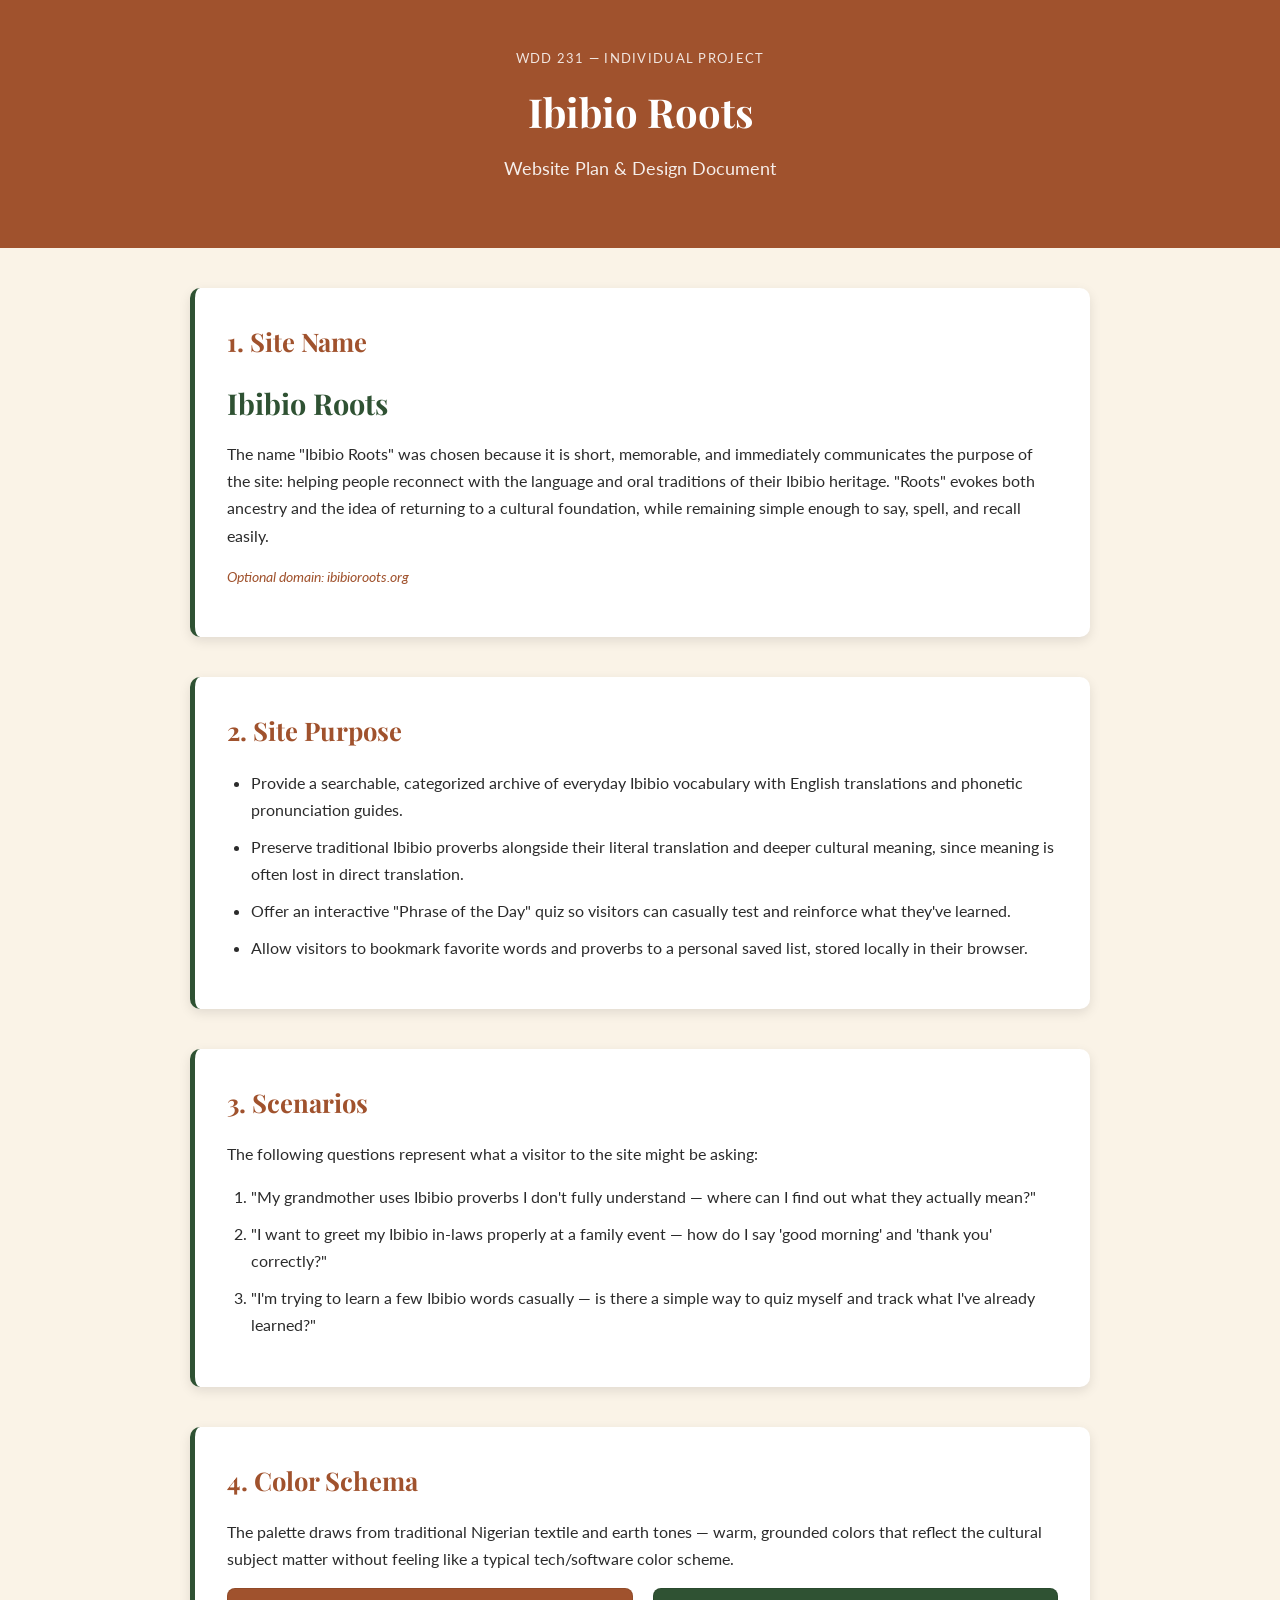
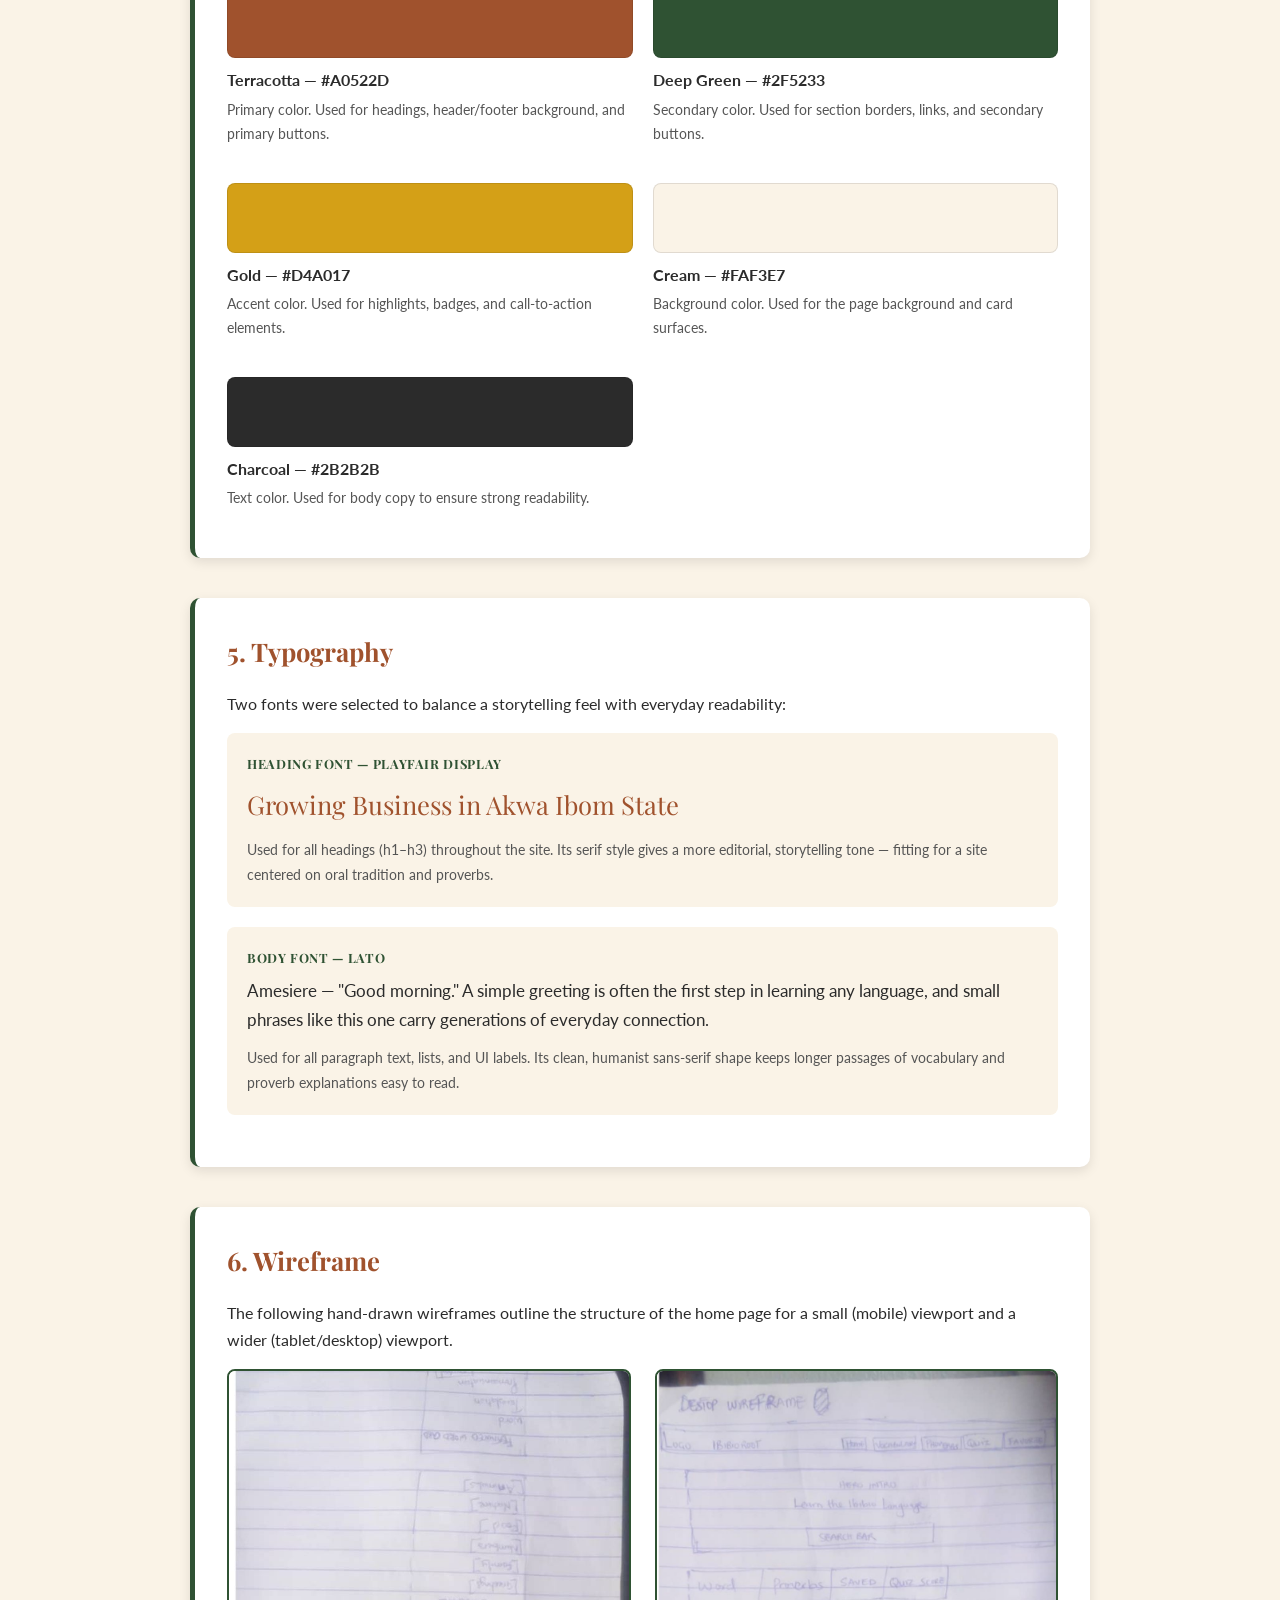
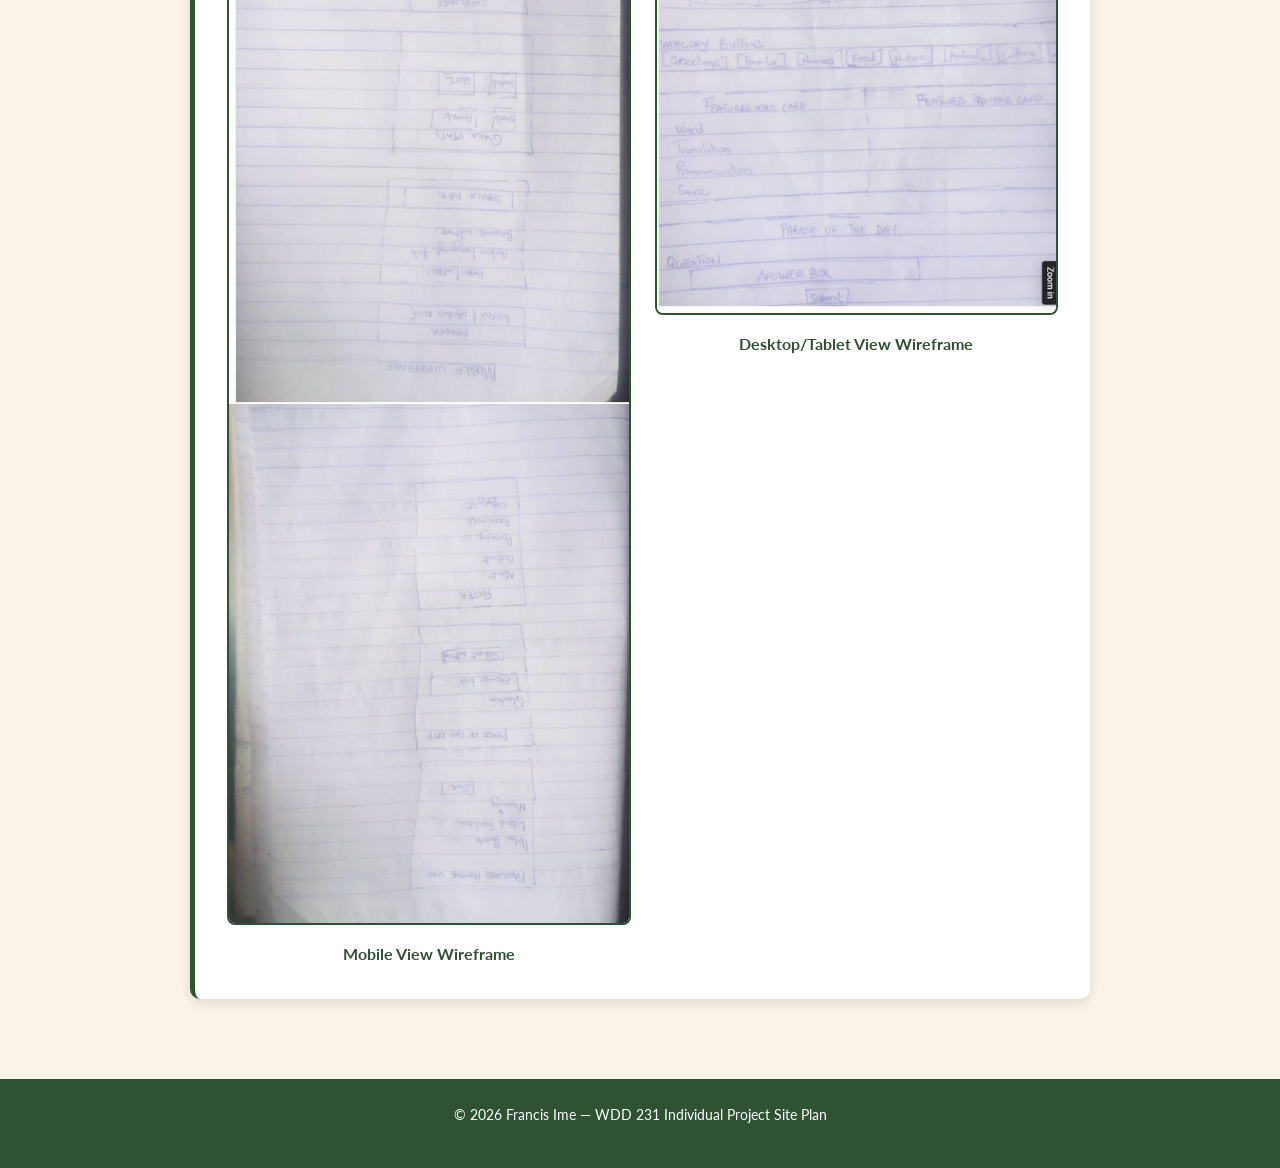
<file: siteplan.html>
<!DOCTYPE html>
<html lang="en">
<head>
    <meta charset="UTF-8">
    <meta name="viewport" content="width=device-width, initial-scale=1.0">

    <title>Ibibio Roots | Site Plan</title>

    <meta
        name="description"
        content="Site planning document for Ibibio Roots, an interactive digital archive for the Ibibio language and traditional proverbs.">

    <meta
        name="author"
        content="Francis Ime">

    <!-- Google Fonts (preload + async swap to avoid render-blocking) -->
    <link rel="preconnect" href="https://fonts.googleapis.com">

    <link rel="preconnect"
        href="https://fonts.gstatic.com"
        crossorigin>

    <link
        rel="preload"
        as="style"
        href="https://fonts.googleapis.com/css2?family=Playfair+Display:wght@600;700&family=Lato:wght@400;700&display=swap"
        onload="this.onload=null;this.rel='stylesheet'">

    <noscript>
        <link
            href="https://fonts.googleapis.com/css2?family=Playfair+Display:wght@600;700&family=Lato:wght@400;700&display=swap"
            rel="stylesheet">
    </noscript>

    <!-- Stylesheet -->
    <link rel="stylesheet" href="styles/siteplan.css">

</head>

<body>

<header>

    <p class="eyebrow">WDD 231 &mdash; Individual Project</p>

    <h1>Ibibio Roots</h1>

    <p class="tagline">Website Plan &amp; Design Document</p>

</header>

<main>

    <!-- ================= SITE NAME ================= -->

    <section id="site-name">

        <h2>1. Site Name</h2>

        <p class="site-name-display">Ibibio Roots</p>

        <p>
            The name "Ibibio Roots" was chosen because it is short, memorable, and immediately
            communicates the purpose of the site: helping people reconnect with the language and
            oral traditions of their Ibibio heritage. "Roots" evokes both ancestry and the idea of
            returning to a cultural foundation, while remaining simple enough to say, spell, and
            recall easily.
        </p>

        <p class="domain-note">Optional domain: ibibioroots.org</p>

    </section>

    <!-- ================= SITE PURPOSE ================= -->

    <section id="site-purpose">

        <h2>2. Site Purpose</h2>

        <ul>

            <li>
                Provide a searchable, categorized archive of everyday Ibibio vocabulary with
                English translations and phonetic pronunciation guides.
            </li>

            <li>
                Preserve traditional Ibibio proverbs alongside their literal translation and
                deeper cultural meaning, since meaning is often lost in direct translation.
            </li>

            <li>
                Offer an interactive "Phrase of the Day" quiz so visitors can casually test and
                reinforce what they've learned.
            </li>

            <li>
                Allow visitors to bookmark favorite words and proverbs to a personal saved list,
                stored locally in their browser.
            </li>

        </ul>

    </section>

    <!-- ================= SCENARIOS ================= -->

    <section id="scenarios">

        <h2>3. Scenarios</h2>

        <p>The following questions represent what a visitor to the site might be asking:</p>

        <ol>

            <li>
                "My grandmother uses Ibibio proverbs I don't fully understand &mdash; where can I
                find out what they actually mean?"
            </li>

            <li>
                "I want to greet my Ibibio in-laws properly at a family event &mdash; how do I say
                'good morning' and 'thank you' correctly?"
            </li>

            <li>
                "I'm trying to learn a few Ibibio words casually &mdash; is there a simple way to
                quiz myself and track what I've already learned?"
            </li>

        </ol>

    </section>

    <!-- ================= COLOR SCHEMA ================= -->

    <section id="color-schema">

        <h2>4. Color Schema</h2>

        <p>
            The palette draws from traditional Nigerian textile and earth tones &mdash; warm,
            grounded colors that reflect the cultural subject matter without feeling like a
            typical tech/software color scheme.
        </p>

        <div class="swatch-grid">

            <div class="swatch">
                <div class="swatch-color terracotta"></div>
                <p class="swatch-name">Terracotta &mdash; #A0522D</p>
                <p class="swatch-use">Primary color. Used for headings, header/footer background, and primary buttons.</p>
            </div>

            <div class="swatch">
                <div class="swatch-color deep-green"></div>
                <p class="swatch-name">Deep Green &mdash; #2F5233</p>
                <p class="swatch-use">Secondary color. Used for section borders, links, and secondary buttons.</p>
            </div>

            <div class="swatch">
                <div class="swatch-color gold"></div>
                <p class="swatch-name">Gold &mdash; #D4A017</p>
                <p class="swatch-use">Accent color. Used for highlights, badges, and call-to-action elements.</p>
            </div>

            <div class="swatch">
                <div class="swatch-color cream"></div>
                <p class="swatch-name">Cream &mdash; #FAF3E7</p>
                <p class="swatch-use">Background color. Used for the page background and card surfaces.</p>
            </div>

            <div class="swatch">
                <div class="swatch-color charcoal"></div>
                <p class="swatch-name">Charcoal &mdash; #2B2B2B</p>
                <p class="swatch-use">Text color. Used for body copy to ensure strong readability.</p>
            </div>

        </div>

    </section>

    <!-- ================= TYPOGRAPHY ================= -->

    <section id="typography">

        <h2>5. Typography</h2>

        <p>Two fonts were selected to balance a storytelling feel with everyday readability:</p>

        <div class="type-sample">

            <h3 class="type-label">Heading Font &mdash; Playfair Display</h3>

            <p class="type-demo heading-demo">Growing Business in Akwa Ibom State</p>

            <p class="type-note">
                Used for all headings (h1&ndash;h3) throughout the site. Its serif style gives a
                more editorial, storytelling tone &mdash; fitting for a site centered on oral
                tradition and proverbs.
            </p>

        </div>

        <div class="type-sample">

            <h3 class="type-label">Body Font &mdash; Lato</h3>

            <p class="type-demo body-demo">
                Amesiere &mdash; "Good morning." A simple greeting is often the first step in
                learning any language, and small phrases like this one carry generations of
                everyday connection.
            </p>

            <p class="type-note">
                Used for all paragraph text, lists, and UI labels. Its clean, humanist sans-serif
                shape keeps longer passages of vocabulary and proverb explanations easy to read.
            </p>

        </div>

    </section>

    <!-- ================= WIREFRAME ================= -->

    <section id="wireframe">

        <h2>6. Wireframe</h2>

        <p>
            The following hand-drawn wireframes outline the structure of the home page for a
            small (mobile) viewport and a wider (tablet/desktop) viewport.
        </p>

        <div class="wireframe-grid">

            <figure>
                <img
                    src="images/mobile_wireframe.jpg"
                    alt="Hand-drawn wireframe sketch of the Ibibio Roots home page on a mobile viewport"
                    width="640"
                    height="1845">
                <figcaption>Mobile View Wireframe</figcaption>
            </figure>

            <figure>
                <img
                    src="images/desktop_wireframe.jpg"
                    alt="Hand-drawn wireframe sketch of the Ibibio Roots home page on a desktop viewport"
                    width="1000"
                    height="1356">
                <figcaption>Desktop/Tablet View Wireframe</figcaption>
            </figure>

        </div>

    </section>

</main>

<footer>

    <p>&copy; <span id="currentYear">2026</span> Francis Ime &mdash; WDD 231 Individual Project Site Plan</p>

</footer>

</body>
</html>
</file>
<file: styles/siteplan.css>
/* ==========================================
   IBIBIO ROOTS
   Site Plan Stylesheet
   WDD 231
========================================== */

:root{
    --terracotta:#a0522d;
    --deep-green:#2f5233;
    --gold:#d4a017;
    --cream:#faf3e7;
    --charcoal:#2b2b2b;
    --white:#ffffff;

    --heading-font:"Playfair Display",serif;
    --body-font:"Lato",sans-serif;

    --radius:10px;
    --shadow:0 4px 12px rgba(0,0,0,.1);
}

*{
    margin:0;
    padding:0;
    box-sizing:border-box;
}

body{
    font-family:var(--body-font);
    background:var(--cream);
    color:var(--charcoal);
    line-height:1.7;
}

/* ---------- HEADER ---------- */

header{
    background:var(--terracotta);
    color:var(--white);
    text-align:center;
    padding:3rem 1.5rem;
}

.eyebrow{
    text-transform:uppercase;
    letter-spacing:.1em;
    font-size:.8rem;
    opacity:.85;
    margin-bottom:.5rem;
}

header h1{
    font-family:var(--heading-font);
    font-size:2.5rem;
    margin-bottom:.5rem;
}

.tagline{
    font-size:1.1rem;
    opacity:.9;
}

/* ---------- MAIN ---------- */

main{
    width:min(92%,900px);
    margin:0 auto;
    padding:2.5rem 0;
}

section{
    background:var(--white);
    border-left:5px solid var(--deep-green);
    border-radius:var(--radius);
    box-shadow:var(--shadow);
    padding:2rem;
    margin-bottom:2.5rem;
}

h2{
    font-family:var(--heading-font);
    color:var(--terracotta);
    font-size:1.6rem;
    margin-bottom:1rem;
}

h3{
    font-family:var(--heading-font);
    color:var(--deep-green);
    margin-bottom:.5rem;
}

p{
    margin-bottom:1rem;
}

ul,
ol{
    margin:0 0 1rem 1.5rem;
}

li{
    margin-bottom:.6rem;
}

/* ---------- SITE NAME ---------- */

.site-name-display{
    font-family:var(--heading-font);
    font-size:1.8rem;
    color:var(--deep-green);
    font-weight:700;
    margin-bottom:.75rem;
}

.domain-note{
    font-size:.9rem;
    color:var(--terracotta);
    font-style:italic;
}

/* ---------- COLOR SCHEMA ---------- */

.swatch-grid{
    display:grid;
    grid-template-columns:1fr;
    gap:1.25rem;
}

.swatch-color{
    width:100%;
    height:70px;
    border-radius:8px;
    margin-bottom:.5rem;
    border:1px solid rgba(0,0,0,.1);
}

.terracotta{
    background:var(--terracotta);
}

.deep-green{
    background:var(--deep-green);
}

.gold{
    background:var(--gold);
}

.cream{
    background:var(--cream);
}

.charcoal{
    background:var(--charcoal);
}

.swatch-name{
    font-weight:700;
    color:var(--charcoal);
    margin-bottom:.25rem;
}

.swatch-use{
    font-size:.9rem;
    color:#555;
}

/* ---------- TYPOGRAPHY ---------- */

.type-sample{
    background:var(--cream);
    border-radius:8px;
    padding:1.25rem;
    margin-bottom:1.25rem;
}

.type-label{
    font-weight:700;
    color:var(--deep-green);
    text-transform:uppercase;
    font-size:.8rem;
    letter-spacing:.05em;
    margin-bottom:.5rem;
}

.heading-demo{
    font-family:var(--heading-font);
    font-size:1.6rem;
    color:var(--terracotta);
    margin-bottom:.75rem;
}

.body-demo{
    font-family:var(--body-font);
    font-size:1.05rem;
    margin-bottom:.75rem;
}

.type-note{
    font-size:.9rem;
    color:#555;
    margin-bottom:0;
}

/* ---------- WIREFRAME ---------- */

.wireframe-grid{
    display:grid;
    grid-template-columns:1fr;
    gap:1.5rem;
}

figure{
    text-align:center;
}

figure img{
    width:100%;
    height:auto;
    border:2px solid var(--deep-green);
    border-radius:8px;
    background:var(--white);
}

figcaption{
    margin-top:.5rem;
    font-weight:700;
    color:var(--deep-green);
}

/* ---------- FOOTER ---------- */

footer{
    background:var(--deep-green);
    color:var(--white);
    text-align:center;
    padding:1.5rem;
    font-size:.9rem;
}

/* ---------- RESPONSIVE ---------- */

@media screen and (min-width:700px){

    .swatch-grid{
        grid-template-columns:repeat(2,1fr);
    }

    .wireframe-grid{
        grid-template-columns:repeat(2,1fr);
    }

}
</file>
